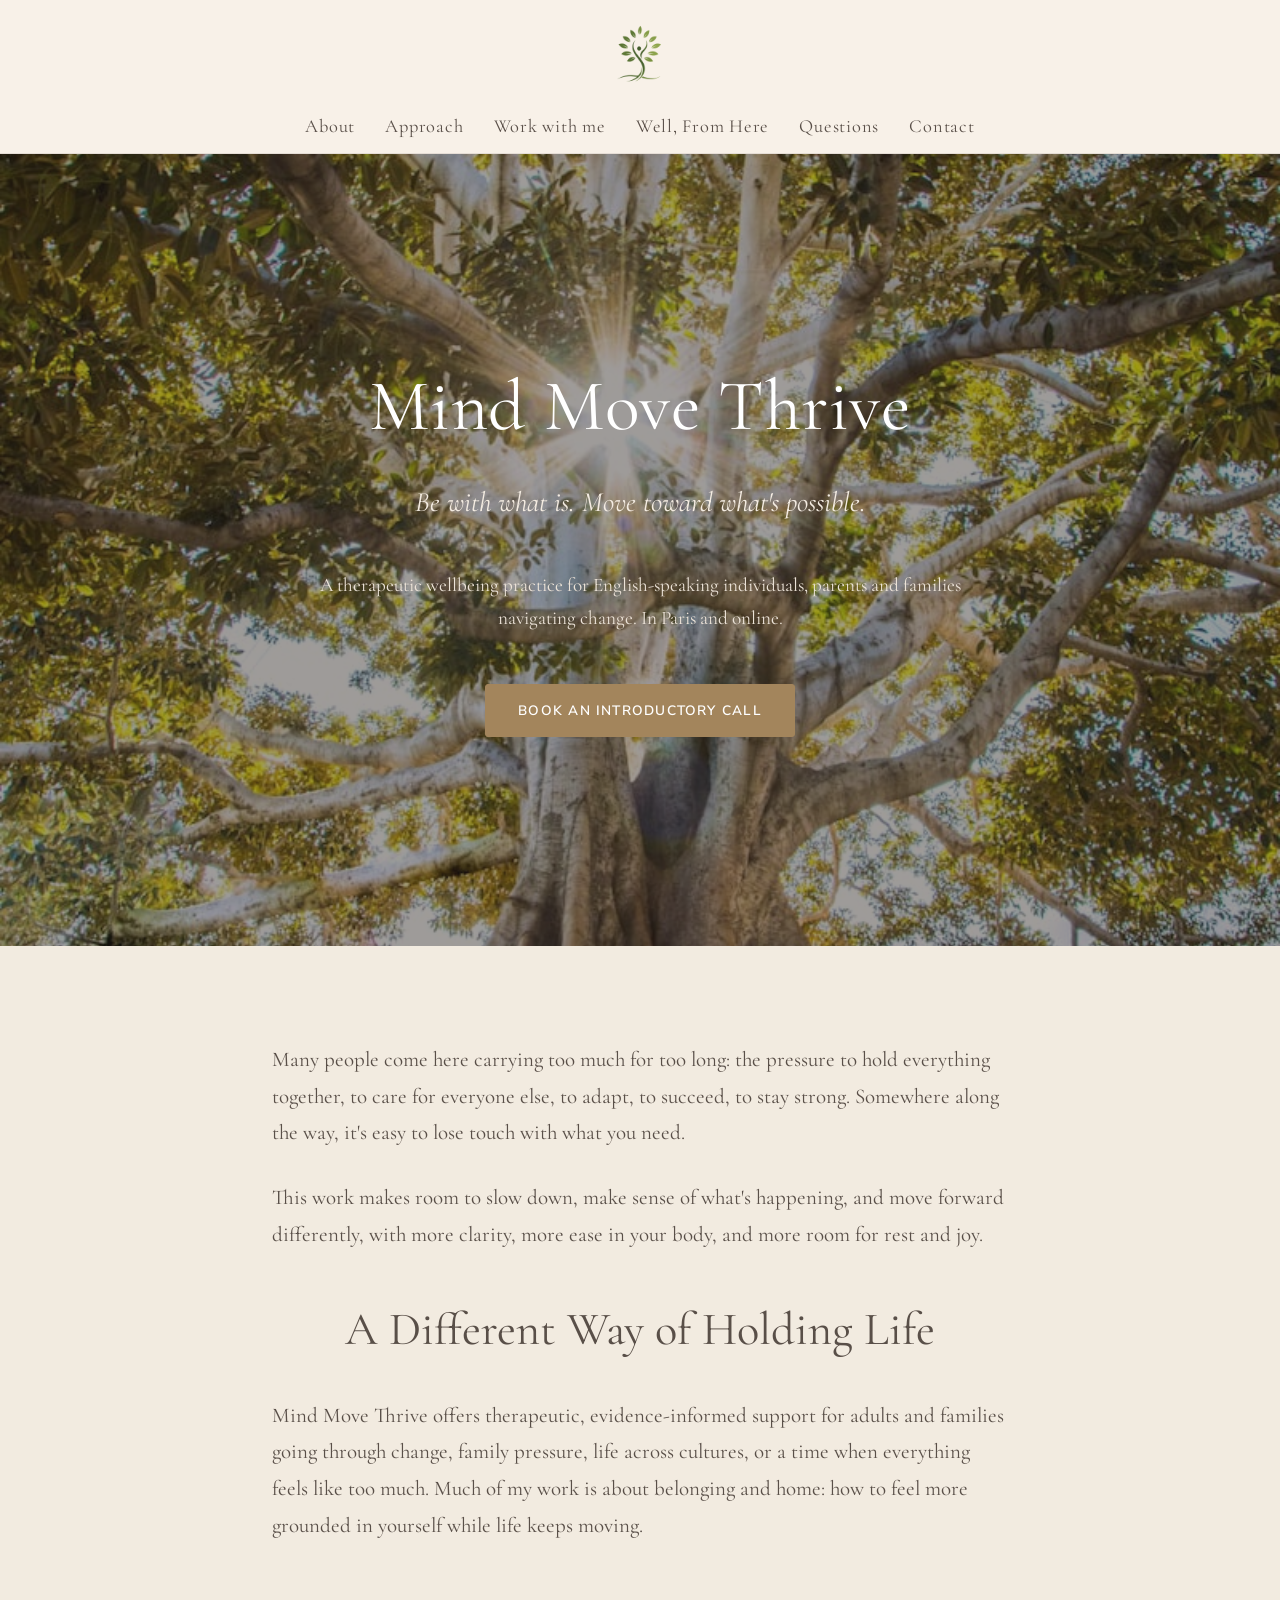
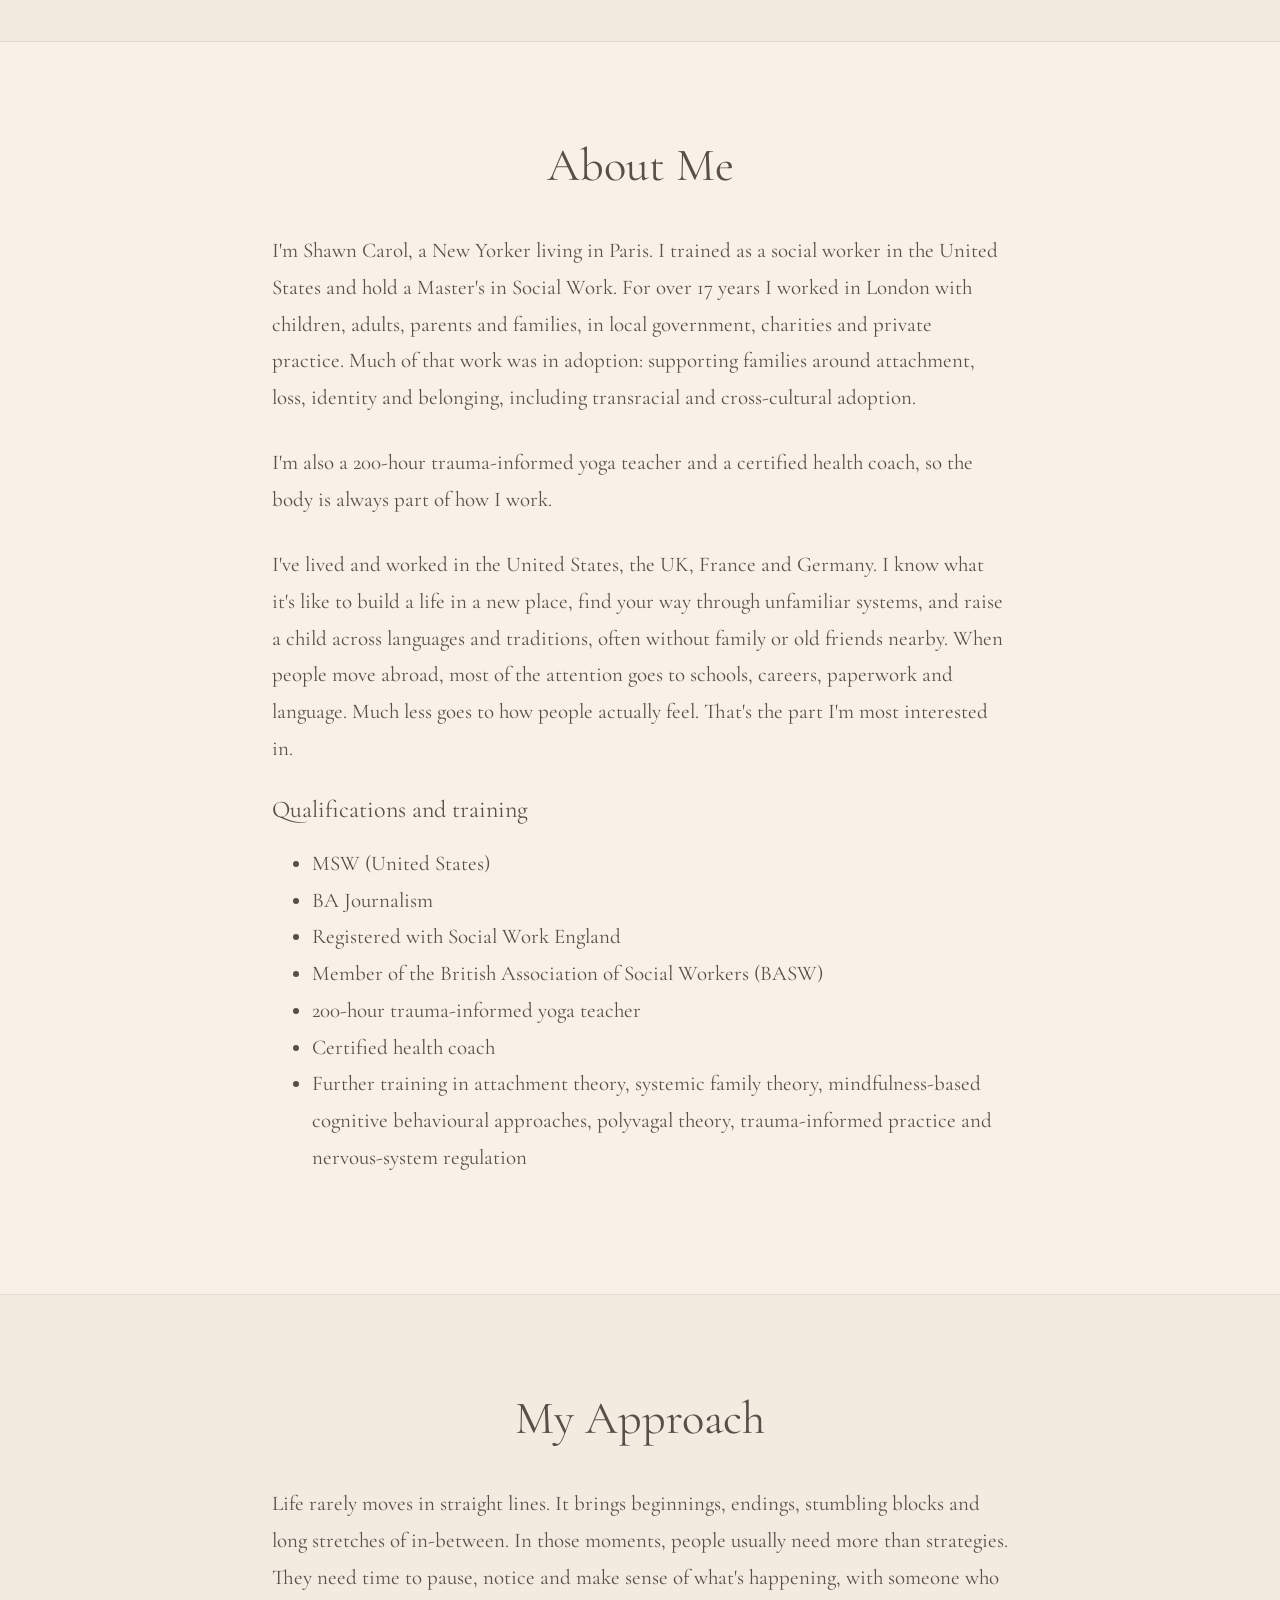
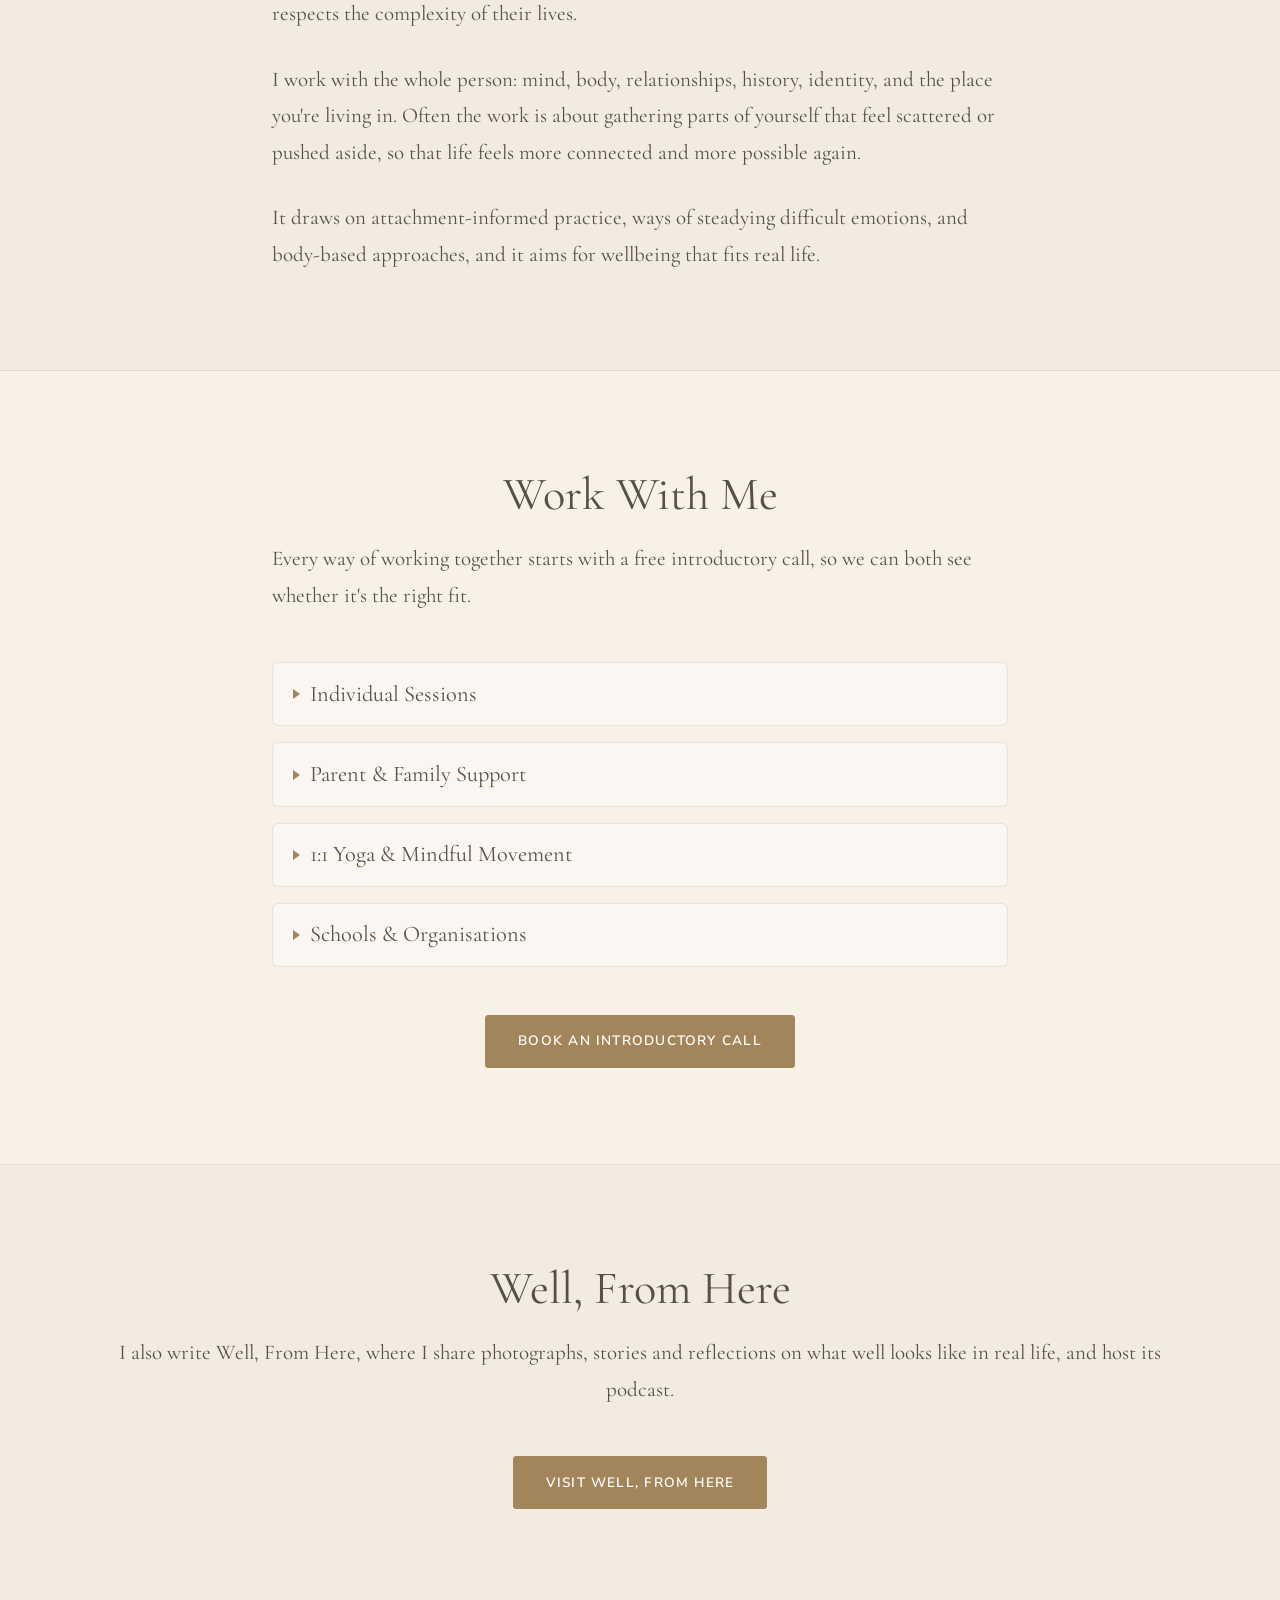
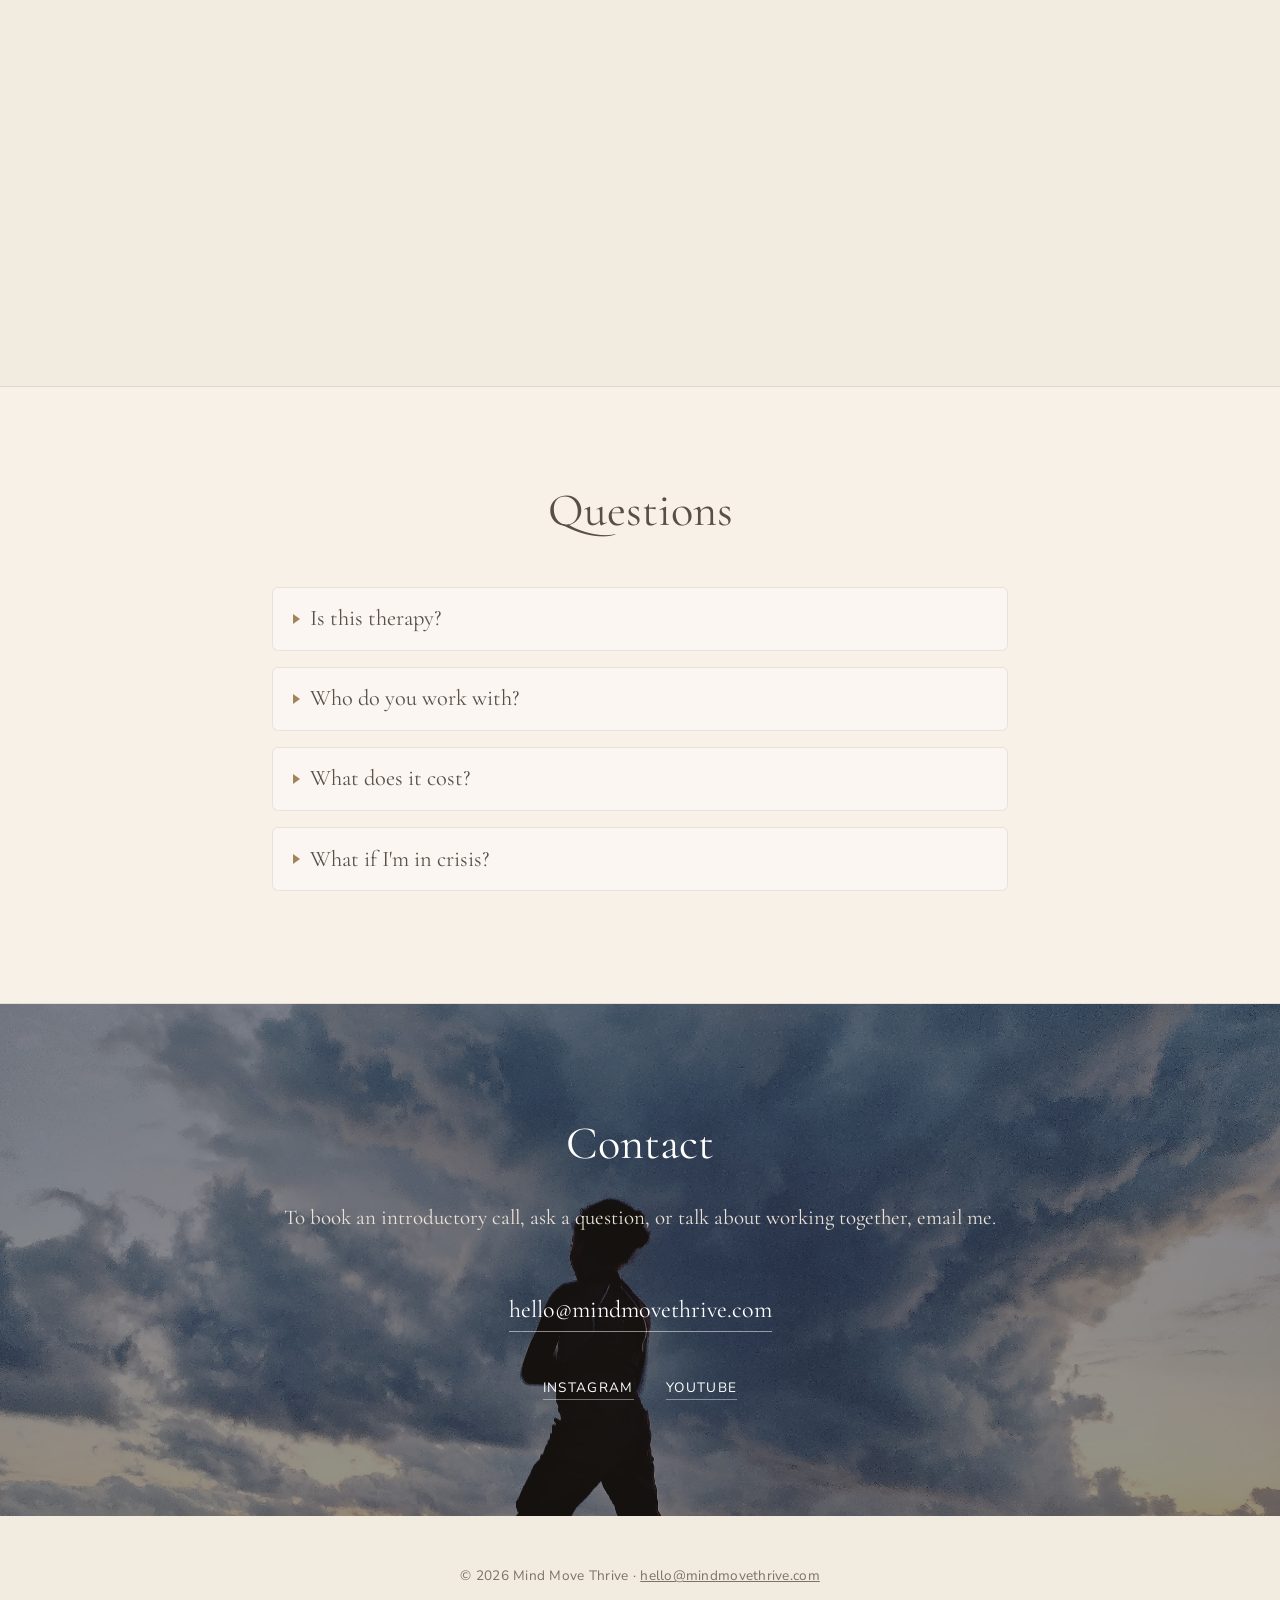
<file: index.html>
<!DOCTYPE html>
<html lang="en">
<head>
<meta charset="utf-8">
<meta name="viewport" content="width=device-width, initial-scale=1">
<title>Mind Move Thrive</title>
<meta name="description" content="A therapeutic wellbeing practice for English-speaking individuals, parents and families navigating change. In Paris and online.">
<link rel="icon" href="media/icon.png">
<link rel="preconnect" href="https://fonts.googleapis.com">
<link rel="preconnect" href="https://fonts.gstatic.com" crossorigin>
<link rel="stylesheet" href="https://fonts.googleapis.com/css2?family=Cormorant+Garamond:ital,wght@0,300;0,400;0,500;0,600;1,300;1,400&family=Nunito+Sans:wght@300;400;600;700&display=swap">
<link rel="stylesheet" href="css/style.css">
</head>
<body>

<!-- ======================= NAVIGATION ======================= -->
<nav class="nav">
  <div class="nav__inner">
    <a class="nav__brand" href="index.html"><img src="media/logo.png" alt="Mind Move Thrive"></a>
    <ul class="nav__links">
      <li><a href="#about">About</a></li>
      <li><a href="#approach">Approach</a></li>
      <li><a href="#work-with-me">Work with me</a></li>
      <li><a href="#well-from-here">Well, From Here</a></li>
      <li><a href="#questions">Questions</a></li>
      <li><a href="#contact">Contact</a></li>
    </ul>
  </div>
</nav>

<!-- ======================= 1. OPENING ======================= -->
<section class="hero" id="home">
  <div class="hero__inner">
    <h1>Mind Move Thrive</h1>
    <p class="hero__tagline">Be with what is. Move toward what's possible.</p>
    <p class="hero__lede">A therapeutic wellbeing practice for English-speaking individuals, parents and families navigating change. In Paris and online.</p>
    <p class="center mt-3"><a class="btn" href="mailto:hello@mindmovethrive.com?subject=Introductory%20call">Book an introductory call</a></p>
  </div>
</section>

<!-- ======================= 2. INTRODUCTION + 3. A DIFFERENT WAY OF HOLDING LIFE ======================= -->
<section class="section" id="intro">
  <div class="section__inner">
    <div class="section__body">
      <p>Many people come here carrying too much for too long: the pressure to hold everything together, to care for everyone else, to adapt, to succeed, to stay strong. Somewhere along the way, it's easy to lose touch with what you need.</p>
      <p>This work makes room to slow down, make sense of what's happening, and move forward differently, with more clarity, more ease in your body, and more room for rest and joy.</p>
    </div>
    <h2 class="section__title mt-3">A Different Way of Holding Life</h2>
    <div class="section__body">
      <p>Mind Move Thrive offers therapeutic, evidence-informed support for adults and families going through change, family pressure, life across cultures, or a time when everything feels like too much. Much of my work is about belonging and home: how to feel more grounded in yourself while life keeps moving.</p>
    </div>
  </div>
</section>

<!-- ======================= 4. ABOUT ME ======================= -->
<section class="section" id="about">
  <div class="section__inner">
    <h2 class="section__title">About Me</h2>
    <div class="section__body">
      <p>I'm Shawn Carol, a New Yorker living in Paris. I trained as a social worker in the United States and hold a Master's in Social Work. For over 17 years I worked in London with children, adults, parents and families, in local government, charities and private practice. Much of that work was in adoption: supporting families around attachment, loss, identity and belonging, including transracial and cross-cultural adoption.</p>
      <p>I'm also a 200-hour trauma-informed yoga teacher and a certified health coach, so the body is always part of how I work.</p>
      <p>I've lived and worked in the United States, the UK, France and Germany. I know what it's like to build a life in a new place, find your way through unfamiliar systems, and raise a child across languages and traditions, often without family or old friends nearby. When people move abroad, most of the attention goes to schools, careers, paperwork and language. Much less goes to how people actually feel. That's the part I'm most interested in.</p>
      <h3>Qualifications and training</h3>
      <ul>
        <li>MSW (United States)</li>
        <li>BA Journalism</li>
        <li>Registered with Social Work England</li>
        <li>Member of the British Association of Social Workers (BASW)</li>
        <li>200-hour trauma-informed yoga teacher</li>
        <li>Certified health coach</li>
        <li>Further training in attachment theory, systemic family theory, mindfulness-based cognitive behavioural approaches, polyvagal theory, trauma-informed practice and nervous-system regulation</li>
      </ul>
    </div>
  </div>
</section>

<!-- ======================= 5. MY APPROACH ======================= -->
<section class="section" id="approach">
  <div class="section__inner">
    <h2 class="section__title">My Approach</h2>
    <div class="section__body">
      <p>Life rarely moves in straight lines. It brings beginnings, endings, stumbling blocks and long stretches of in-between. In those moments, people usually need more than strategies. They need time to pause, notice and make sense of what's happening, with someone who respects the complexity of their lives.</p>
      <p>I work with the whole person: mind, body, relationships, history, identity, and the place you're living in. Often the work is about gathering parts of yourself that feel scattered or pushed aside, so that life feels more connected and more possible again.</p>
      <p>It draws on attachment-informed practice, ways of steadying difficult emotions, and body-based approaches, and it aims for wellbeing that fits real life.</p>
    </div>
  </div>
</section>

<!-- ======================= 6. WORK WITH ME ======================= -->
<section class="section" id="work-with-me">
  <div class="section__inner">
    <h2 class="section__title">Work With Me</h2>
    <p>Every way of working together starts with a free introductory call, so we can both see whether it's the right fit.</p>

    <div class="mt-3">
      <details>
        <summary><h3>Individual Sessions</h3></summary>
        <div class="details__body">
          <p>Individual sessions can help when life has pulled you away from what matters to you, whether through stress, uncertainty, a loss, or a change you didn't choose. Sometimes the work is about letting go of expectations from family, from culture, or from an older version of yourself. Often it holds grief and possibility at the same time.</p>
          <p>It can be relevant at any stage of life: early adulthood, family and relationship changes, child-free or childless lives, midlife, retirement, and starting again.</p>
          <p>People often come to work on:</p>
          <ul>
            <li>Feeling at home across cultures</li>
            <li>Grief, loss and big changes</li>
            <li>Boundaries in relationships</li>
            <li>Pressure and perfectionism</li>
            <li>Trusting yourself again</li>
          </ul>
          <p>For people in the middle of a move or a major change, sessions can follow ROOTED, a structured programme of 8&ndash;10 sessions.</p>
        </div>
      </details>

      <details>
        <summary><h3>Parent &amp; Family Support</h3></summary>
        <div class="details__body">
          <p>Children don't come with instructions, and family life can be demanding and emotionally full. Often, what children are asking of us lies beneath their behaviour. Distress, withdrawal, anger or big reactions can be hard to read, even for loving, thoughtful parents.</p>
          <p>Together we make sense of what may be happening underneath: in your child, in the family, and in you. That includes looking at how you were parented, how you want to parent, and what support you need to respond with more steadiness and self-compassion.</p>
          <p>I have particular experience with adoptive families, including transracial and cross-cultural adoption. I also work with families in different structures and care arrangements, and families adjusting to a move, cross-cultural family life or third culture experience.</p>
          <p>The work draws on child development, attachment-informed practice, Dyadic Developmental Practice, Theraplay and life story work.</p>
        </div>
      </details>

      <details>
        <summary><h3>1:1 Yoga &amp; Mindful Movement</h3></summary>
        <div class="details__body">
          <p>For some people, the body is an easier place to start than words. These sessions draw on trauma-informed yoga, mindful movement, breathwork and health coaching, to help with stress and a steadier relationship with your body.</p>
          <p>This may be for you if:</p>
          <ul>
            <li>You feel disconnected from your body</li>
            <li>Exercise feels loaded or stressful</li>
            <li>You're coming out of burnout or a demanding time</li>
            <li>You're tired of all-or-nothing approaches</li>
            <li>You want strength and stability without performance goals</li>
          </ul>
          <p>You don't need to be fit, or to have a plan or a goal. You just need some curiosity and a willingness to start where you are. The approach is gentle, strength-informed, non-diet and body-respectful.</p>
        </div>
      </details>

      <details>
        <summary><h3>Schools &amp; Organisations</h3></summary>
        <div class="details__body">
          <p>I offer workshops, talks and advisory work for schools, organisations and community settings, designed to be practical and relevant to real life.</p>
          <p>Topics include:</p>
          <ul>
            <li>The teenage brain</li>
            <li>How play repairs relationships</li>
            <li>Parenting under pressure</li>
            <li>Stress, burnout and resilience</li>
            <li>Belonging and wellbeing across cultures</li>
          </ul>
          <p>Available on request.</p>
        </div>
      </details>
    </div>

    <p class="center mt-3"><a class="btn" href="mailto:hello@mindmovethrive.com?subject=Introductory%20call">Book an introductory call</a></p>
  </div>
</section>

<!-- ======================= 7. WELL, FROM HERE ======================= -->
<section class="section" id="well-from-here">
  <div class="section__inner section__inner--wide">
    <h2 class="section__title">Well, From Here</h2>
    <p class="center">I also write Well, From Here, where I share photographs, stories and reflections on what well looks like in real life, and host its podcast.</p>
    <p class="center mt-3"><a class="btn" href="https://wellfromhere.substack.com" target="_blank" rel="noopener">Visit Well, From Here</a></p>
    <p class="center mt-3"><iframe src="https://wellfromhere.substack.com/embed" title="Subscribe to Well, From Here" width="480" height="320" style="border:0; max-width:100%; background:transparent;" frameborder="0" scrolling="no" loading="lazy"></iframe></p>
  </div>
</section>

<!-- ======================= 8. QUESTIONS ======================= -->
<section class="section" id="questions">
  <div class="section__inner">
    <h2 class="section__title">Questions</h2>
    <div class="mt-3">
      <details>
        <summary><h3>Is this therapy?</h3></summary>
        <div class="details__body">
          <p>The work is therapeutic in approach, but it isn't psychotherapy in the French legal sense. I'm not registered as a psychoth&eacute;rapeute or psychologue in France, and sessions don't replace medical or psychological care. If something calls for specialist support, I'll help you find it.</p>
        </div>
      </details>
      <details>
        <summary><h3>Who do you work with?</h3></summary>
        <div class="details__body">
          <p>English-speaking adults, parents and families, in Paris and online.</p>
        </div>
      </details>
      <details>
        <summary><h3>What does it cost?</h3></summary>
        <div class="details__body">
          <!-- TODO: replace with your prices and cancellation policy -->
          <p>Please get in touch for current fees.</p>
        </div>
      </details>
      <details>
        <summary><h3>What if I'm in crisis?</h3></summary>
        <div class="details__body">
          <p>Sessions aren't an emergency service. In France, call 3114 for the national suicide prevention line, or 15 or 112 in an emergency.</p>
        </div>
      </details>
    </div>
  </div>
</section>

<!-- ======================= 9. CONTACT ======================= -->
<section class="contact" id="contact">
  <div class="section__inner">
    <h2>Contact</h2>
    <p>To book an introductory call, ask a question, or talk about working together, email me.</p>
    <p><a class="contact__email" href="mailto:hello@mindmovethrive.com">hello@mindmovethrive.com</a></p>
    <!-- TODO: replace with your real Instagram and YouTube profile links, e.g. https://instagram.com/yourname -->
    <ul class="social">
      <li><a href="https://instagram.com" target="_blank" rel="noopener">Instagram</a></li>
      <li><a href="https://youtube.com" target="_blank" rel="noopener">YouTube</a></li>
    </ul>
  </div>
</section>

<!-- ======================= 10. FOOTER ======================= -->
<footer class="footer">
  <p>&copy; 2026 Mind Move Thrive &middot; <a href="mailto:hello@mindmovethrive.com">hello@mindmovethrive.com</a></p>
  <!-- TODO once registered: add links to Mentions l&eacute;gales, Privacy policy and Terms, and your SIRET -->
</footer>

</body>
</html>
</file>
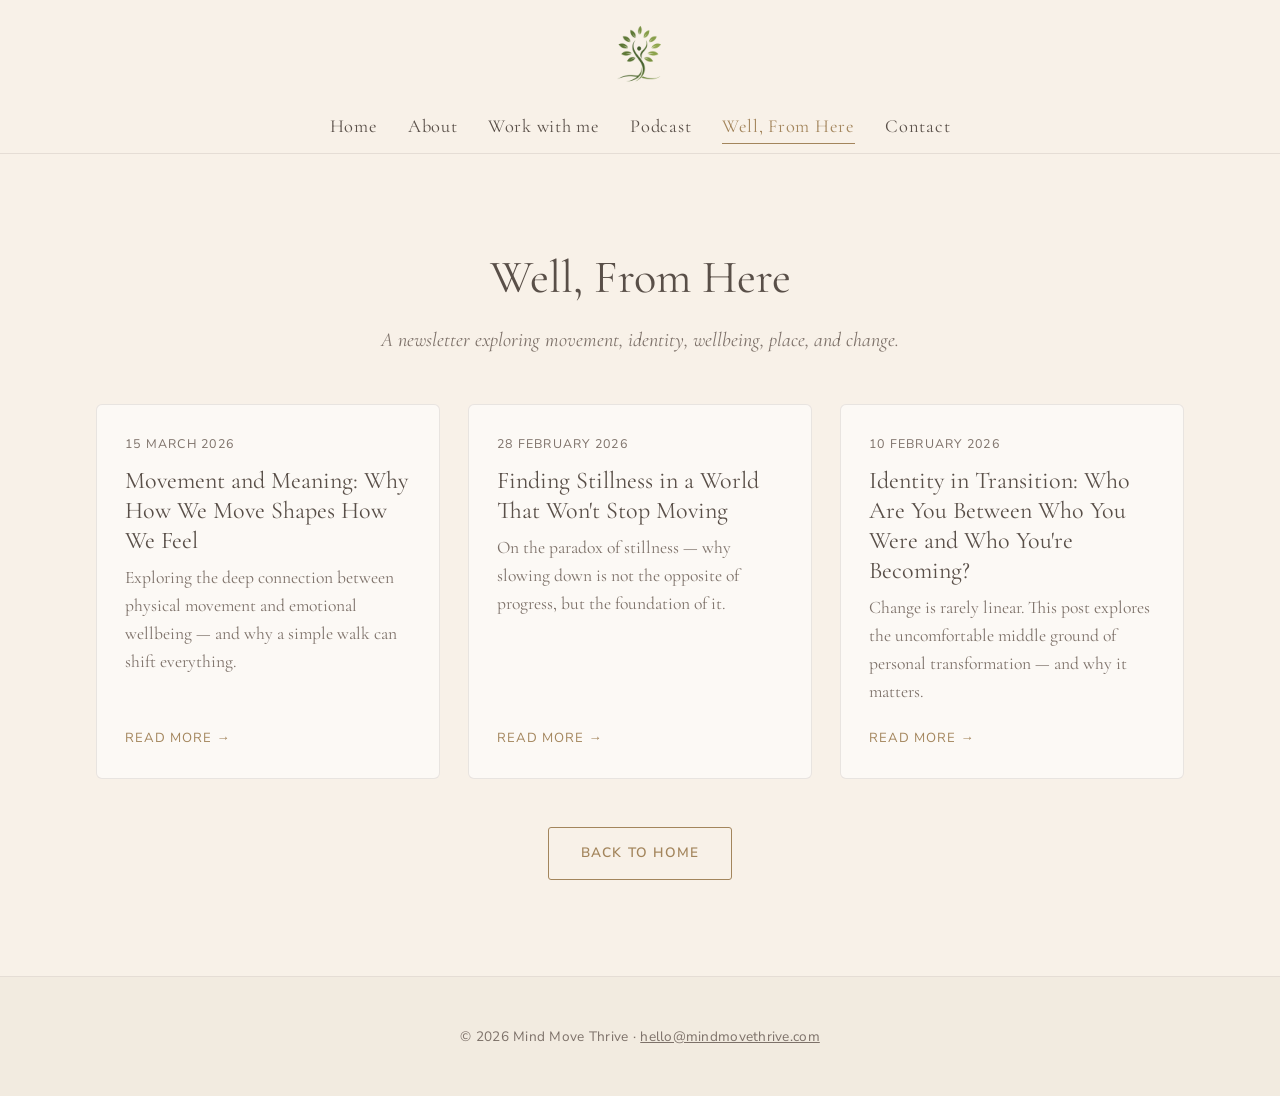
<file: posts.html>
<!DOCTYPE html>
<html lang="en">
<head>
<meta charset="utf-8">
<meta name="viewport" content="width=device-width, initial-scale=1">
<title>Well, From Here &middot; Mind Move Thrive</title>
<meta name="description" content="A newsletter exploring movement, identity, wellbeing, place, and change.">
<link rel="icon" href="media/icon.png">
<link rel="preconnect" href="https://fonts.googleapis.com">
<link rel="preconnect" href="https://fonts.gstatic.com" crossorigin>
<link rel="stylesheet" href="https://fonts.googleapis.com/css2?family=Cormorant+Garamond:ital,wght@0,300;0,400;0,500;0,600;1,300;1,400&family=Nunito+Sans:wght@300;400;600;700&display=swap">
<link rel="stylesheet" href="css/style.css">
</head>
<body>

<nav class="nav">
  <div class="nav__inner">
    <a class="nav__brand" href="index.html"><img src="media/logo.png" alt="Mind Move Thrive"></a>
    <ul class="nav__links">
      <li><a href="index.html#home">Home</a></li>
      <li><a href="index.html#about">About</a></li>
      <li><a href="index.html#work-with-me">Work with me</a></li>
      <li><a href="index.html#podcast">Podcast</a></li>
      <li><a class="is-active" href="posts.html">Well, From Here</a></li>
      <li><a href="index.html#contact">Contact</a></li>
    </ul>
  </div>
</nav>

<section class="section">
  <div class="section__inner section__inner--wide">
    <h2 class="section__title">Well, From Here</h2>
    <p class="section__subtitle">A newsletter exploring movement, identity, wellbeing, place, and change.</p>

    <!-- Newest post first. Add a new block here when you add a post. -->
    <div class="cards">
      <article class="card">
        <p class="card__date">15 March 2026</p>
        <h3 class="card__title"><a href="posts/movement-and-meaning.html">Movement and Meaning: Why How We Move Shapes How We Feel</a></h3>
        <p class="card__summary">Exploring the deep connection between physical movement and emotional wellbeing &mdash; and why a simple walk can shift everything.</p>
        <p class="card__more"><a href="posts/movement-and-meaning.html">Read more &rarr;</a></p>
      </article>

      <article class="card">
        <p class="card__date">28 February 2026</p>
        <h3 class="card__title"><a href="posts/finding-stillness.html">Finding Stillness in a World That Won't Stop Moving</a></h3>
        <p class="card__summary">On the paradox of stillness &mdash; why slowing down is not the opposite of progress, but the foundation of it.</p>
        <p class="card__more"><a href="posts/finding-stillness.html">Read more &rarr;</a></p>
      </article>

      <article class="card">
        <p class="card__date">10 February 2026</p>
        <h3 class="card__title"><a href="posts/identity-in-transition.html">Identity in Transition: Who Are You Between Who You Were and Who You're Becoming?</a></h3>
        <p class="card__summary">Change is rarely linear. This post explores the uncomfortable middle ground of personal transformation &mdash; and why it matters.</p>
        <p class="card__more"><a href="posts/identity-in-transition.html">Read more &rarr;</a></p>
      </article>
    </div>

    <p class="center mt-3"><a class="btn btn--ghost" href="index.html">Back to home</a></p>
  </div>
</section>

<footer class="footer">
  <p>&copy; 2026 Mind Move Thrive &middot; <a href="mailto:hello@mindmovethrive.com">hello@mindmovethrive.com</a></p>
</footer>

</body>
</html>
</file>
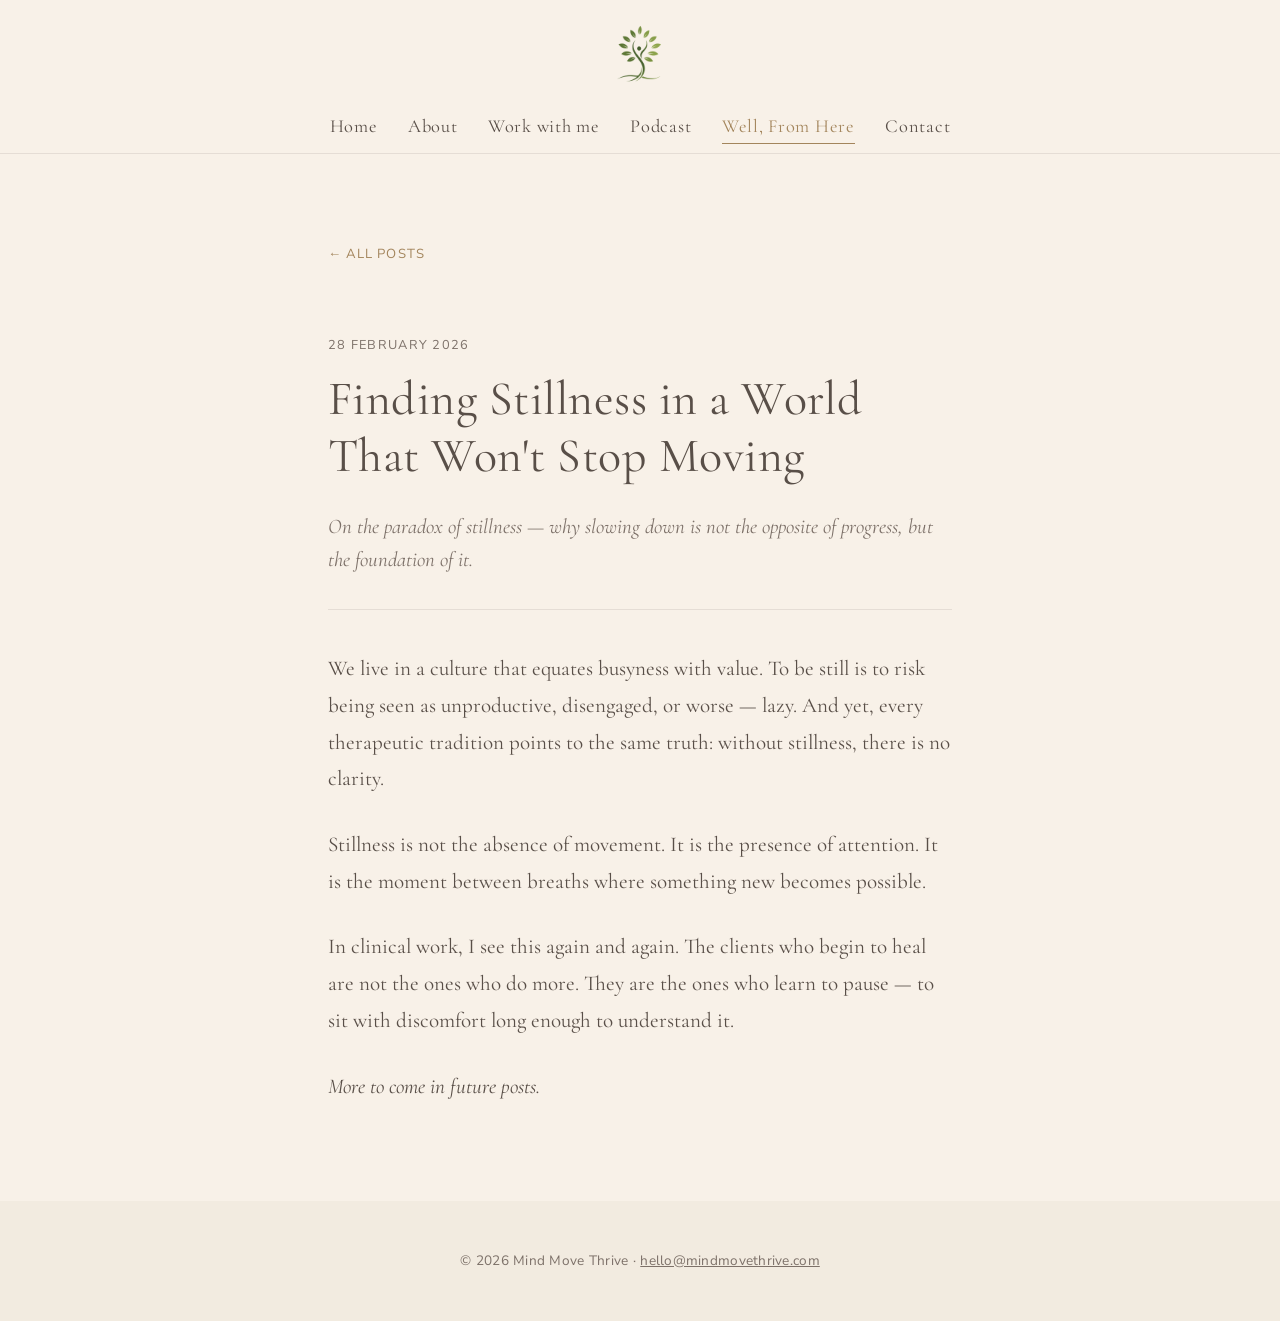
<file: posts/finding-stillness.html>
<!DOCTYPE html>
<html lang="en">
<head>
<meta charset="utf-8">
<meta name="viewport" content="width=device-width, initial-scale=1">
<title>Finding Stillness &middot; Mind Move Thrive</title>
<meta name="description" content="On the paradox of stillness — why slowing down is not the opposite of progress, but the foundation of it.">
<link rel="icon" href="../media/icon.png">
<link rel="preconnect" href="https://fonts.googleapis.com">
<link rel="preconnect" href="https://fonts.gstatic.com" crossorigin>
<link rel="stylesheet" href="https://fonts.googleapis.com/css2?family=Cormorant+Garamond:ital,wght@0,300;0,400;0,500;0,600;1,300;1,400&family=Nunito+Sans:wght@300;400;600;700&display=swap">
<link rel="stylesheet" href="../css/style.css">
</head>
<body>

<nav class="nav">
  <div class="nav__inner">
    <a class="nav__brand" href="../index.html"><img src="../media/logo.png" alt="Mind Move Thrive"></a>
    <ul class="nav__links">
      <li><a href="../index.html#home">Home</a></li>
      <li><a href="../index.html#about">About</a></li>
      <li><a href="../index.html#work-with-me">Work with me</a></li>
      <li><a href="../index.html#podcast">Podcast</a></li>
      <li><a class="is-active" href="../posts.html">Well, From Here</a></li>
      <li><a href="../index.html#contact">Contact</a></li>
    </ul>
  </div>
</nav>

<article class="article">
  <p><a class="article__back" href="../posts.html">&larr; All posts</a></p>

  <p class="article__date">28 February 2026</p>
  <h1>Finding Stillness in a World That Won't Stop Moving</h1>
  <p class="article__lede">On the paradox of stillness &mdash; why slowing down is not the opposite of progress, but the foundation of it.</p>

  <div class="article__body">
    <p>We live in a culture that equates busyness with value. To be still is to risk being seen as unproductive, disengaged, or worse &mdash; lazy. And yet, every therapeutic tradition points to the same truth: without stillness, there is no clarity.</p>

    <p>Stillness is not the absence of movement. It is the presence of attention. It is the moment between breaths where something new becomes possible.</p>

    <p>In clinical work, I see this again and again. The clients who begin to heal are not the ones who do more. They are the ones who learn to pause &mdash; to sit with discomfort long enough to understand it.</p>

    <p><em>More to come in future posts.</em></p>
  </div>
</article>

<footer class="footer">
  <p>&copy; 2026 Mind Move Thrive &middot; <a href="mailto:hello@mindmovethrive.com">hello@mindmovethrive.com</a></p>
</footer>

</body>
</html>
</file>
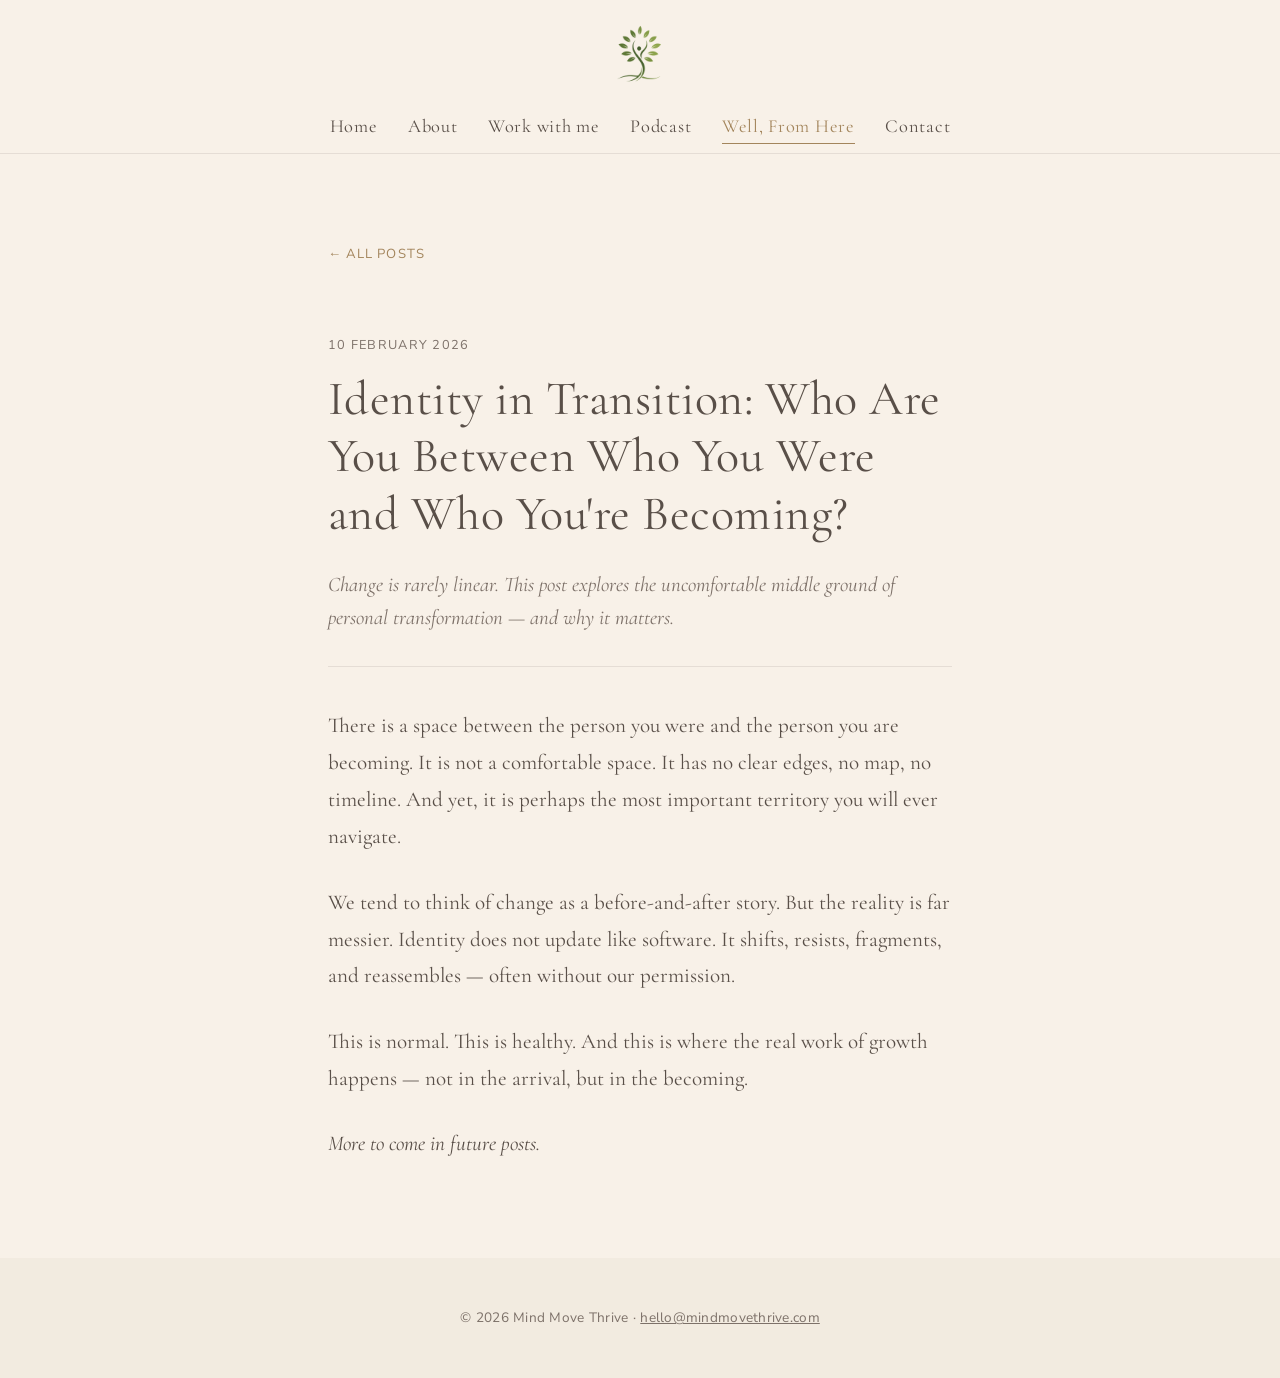
<file: posts/identity-in-transition.html>
<!DOCTYPE html>
<html lang="en">
<head>
<meta charset="utf-8">
<meta name="viewport" content="width=device-width, initial-scale=1">
<title>Identity in Transition &middot; Mind Move Thrive</title>
<meta name="description" content="Change is rarely linear. This post explores the uncomfortable middle ground of personal transformation — and why it matters.">
<link rel="icon" href="../media/icon.png">
<link rel="preconnect" href="https://fonts.googleapis.com">
<link rel="preconnect" href="https://fonts.gstatic.com" crossorigin>
<link rel="stylesheet" href="https://fonts.googleapis.com/css2?family=Cormorant+Garamond:ital,wght@0,300;0,400;0,500;0,600;1,300;1,400&family=Nunito+Sans:wght@300;400;600;700&display=swap">
<link rel="stylesheet" href="../css/style.css">
</head>
<body>

<nav class="nav">
  <div class="nav__inner">
    <a class="nav__brand" href="../index.html"><img src="../media/logo.png" alt="Mind Move Thrive"></a>
    <ul class="nav__links">
      <li><a href="../index.html#home">Home</a></li>
      <li><a href="../index.html#about">About</a></li>
      <li><a href="../index.html#work-with-me">Work with me</a></li>
      <li><a href="../index.html#podcast">Podcast</a></li>
      <li><a class="is-active" href="../posts.html">Well, From Here</a></li>
      <li><a href="../index.html#contact">Contact</a></li>
    </ul>
  </div>
</nav>

<article class="article">
  <p><a class="article__back" href="../posts.html">&larr; All posts</a></p>

  <p class="article__date">10 February 2026</p>
  <h1>Identity in Transition: Who Are You Between Who You Were and Who You're Becoming?</h1>
  <p class="article__lede">Change is rarely linear. This post explores the uncomfortable middle ground of personal transformation &mdash; and why it matters.</p>

  <div class="article__body">
    <p>There is a space between the person you were and the person you are becoming. It is not a comfortable space. It has no clear edges, no map, no timeline. And yet, it is perhaps the most important territory you will ever navigate.</p>

    <p>We tend to think of change as a before-and-after story. But the reality is far messier. Identity does not update like software. It shifts, resists, fragments, and reassembles &mdash; often without our permission.</p>

    <p>This is normal. This is healthy. And this is where the real work of growth happens &mdash; not in the arrival, but in the becoming.</p>

    <p><em>More to come in future posts.</em></p>
  </div>
</article>

<footer class="footer">
  <p>&copy; 2026 Mind Move Thrive &middot; <a href="mailto:hello@mindmovethrive.com">hello@mindmovethrive.com</a></p>
</footer>

</body>
</html>
</file>
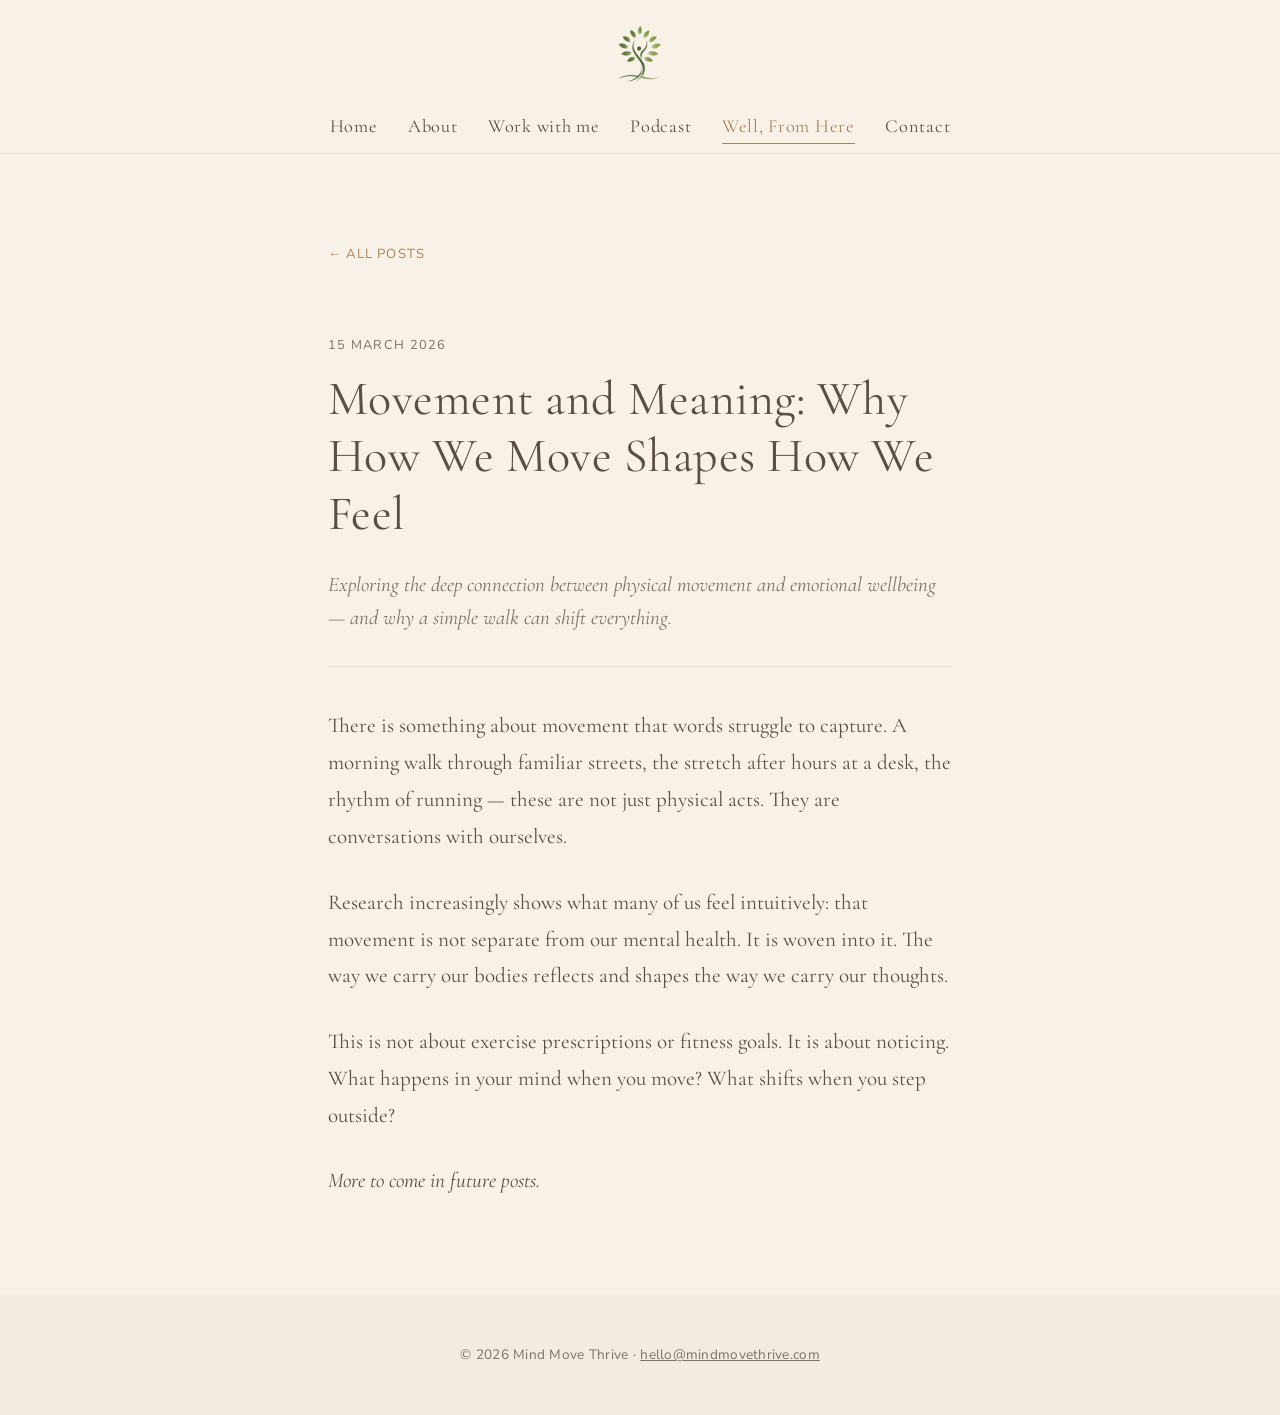
<file: posts/movement-and-meaning.html>
<!DOCTYPE html>
<html lang="en">
<head>
<meta charset="utf-8">
<meta name="viewport" content="width=device-width, initial-scale=1">
<title>Movement and Meaning &middot; Mind Move Thrive</title>
<meta name="description" content="Exploring the deep connection between physical movement and emotional wellbeing — and why a simple walk can shift everything.">
<link rel="icon" href="../media/icon.png">
<link rel="preconnect" href="https://fonts.googleapis.com">
<link rel="preconnect" href="https://fonts.gstatic.com" crossorigin>
<link rel="stylesheet" href="https://fonts.googleapis.com/css2?family=Cormorant+Garamond:ital,wght@0,300;0,400;0,500;0,600;1,300;1,400&family=Nunito+Sans:wght@300;400;600;700&display=swap">
<link rel="stylesheet" href="../css/style.css">
</head>
<body>

<nav class="nav">
  <div class="nav__inner">
    <a class="nav__brand" href="../index.html"><img src="../media/logo.png" alt="Mind Move Thrive"></a>
    <ul class="nav__links">
      <li><a href="../index.html#home">Home</a></li>
      <li><a href="../index.html#about">About</a></li>
      <li><a href="../index.html#work-with-me">Work with me</a></li>
      <li><a href="../index.html#podcast">Podcast</a></li>
      <li><a class="is-active" href="../posts.html">Well, From Here</a></li>
      <li><a href="../index.html#contact">Contact</a></li>
    </ul>
  </div>
</nav>

<article class="article">
  <p><a class="article__back" href="../posts.html">&larr; All posts</a></p>

  <p class="article__date">15 March 2026</p>
  <h1>Movement and Meaning: Why How We Move Shapes How We Feel</h1>
  <p class="article__lede">Exploring the deep connection between physical movement and emotional wellbeing &mdash; and why a simple walk can shift everything.</p>

  <div class="article__body">
    <p>There is something about movement that words struggle to capture. A morning walk through familiar streets, the stretch after hours at a desk, the rhythm of running &mdash; these are not just physical acts. They are conversations with ourselves.</p>

    <p>Research increasingly shows what many of us feel intuitively: that movement is not separate from our mental health. It is woven into it. The way we carry our bodies reflects and shapes the way we carry our thoughts.</p>

    <p>This is not about exercise prescriptions or fitness goals. It is about noticing. What happens in your mind when you move? What shifts when you step outside?</p>

    <p><em>More to come in future posts.</em></p>
  </div>
</article>

<footer class="footer">
  <p>&copy; 2026 Mind Move Thrive &middot; <a href="mailto:hello@mindmovethrive.com">hello@mindmovethrive.com</a></p>
</footer>

</body>
</html>
</file>
<file: css/style.css>
/* ==========================================================================
   Mind Move Thrive — Oak & Stone
   Plain CSS. No build step. Edit this file directly.
   ========================================================================== */

:root {
  --primary: #a3855c;
  --primary-dark: #8a6f4a;
  --text: #594f48;
  --text-muted: #7d7169;
  --cream: #f8f1e8;
  --cream-alt: #f2ebe0;
  --rule: rgba(89, 79, 72, 0.12);
  --serif: 'Cormorant Garamond', Garamond, Georgia, 'Times New Roman', serif;
  --sans: 'Nunito Sans', -apple-system, BlinkMacSystemFont, 'Segoe UI', Helvetica, Arial, sans-serif;
  --measure: 46rem;
}

*,
*::before,
*::after {
  box-sizing: border-box;
}

html {
  scroll-behavior: smooth;
  scroll-padding-top: 5.5rem;
}

body {
  margin: 0;
  background: var(--cream);
  color: var(--text);
  font-family: var(--serif);
  font-size: 1.3125rem;
  line-height: 1.75;
  font-weight: 400;
  -webkit-font-smoothing: antialiased;
}

img {
  max-width: 100%;
  height: auto;
  display: block;
}

a {
  color: var(--primary);
  text-decoration: none;
  transition: color 0.2s ease;
}

a:hover {
  color: var(--text);
}

h1,
h2,
h3,
h4 {
  font-family: var(--serif);
  font-weight: 400;
  color: var(--text);
  line-height: 1.2;
  margin: 0 0 0.6em;
}

h1 { font-size: clamp(2.75rem, 7vw, 4.5rem); letter-spacing: 0.01em; }
h2 { font-size: clamp(2rem, 4.5vw, 2.9rem); }
h3 { font-size: 1.5rem; }

p { margin: 0 0 1.35em; }
p:last-child { margin-bottom: 0; }

/* --------------------------------------------------------------------------
   Navigation
   -------------------------------------------------------------------------- */

.nav {
  position: sticky;
  top: 0;
  z-index: 100;
  background: var(--cream);
  border-bottom: 1px solid var(--rule);
}

.nav__inner {
  max-width: 68rem;
  margin: 0 auto;
  padding: 0.5rem 1.5rem;
  display: flex;
  flex-direction: column;
  align-items: center;
  gap: 0.25rem;
}

.nav__brand {
  display: inline-block;
  line-height: 0;
}

.nav__brand img {
  max-height: 96px;
  width: auto;
}

.nav__links {
  list-style: none;
  margin: 0;
  padding: 0;
  display: flex;
  flex-wrap: wrap;
  justify-content: center;
  gap: 0.35rem 1.9rem;
}

.nav__links a {
  font-family: var(--serif);
  font-size: 1.15rem;
  letter-spacing: 0.04em;
  color: var(--text);
  padding: 0.35rem 0;
  border-bottom: 1px solid transparent;
}

.nav__links a:hover,
.nav__links a.is-active {
  color: var(--primary);
  border-bottom-color: var(--primary);
}

/* --------------------------------------------------------------------------
   Sections
   -------------------------------------------------------------------------- */

.section {
  padding: 6rem 1.5rem;
  border-bottom: 1px solid var(--rule);
}

.section:nth-of-type(odd) { background: var(--cream); }
.section:nth-of-type(even) { background: var(--cream-alt); }

.section__inner {
  max-width: var(--measure);
  margin: 0 auto;
}

.section__inner--wide { max-width: 68rem; }

.section__title {
  text-align: center;
  margin-bottom: 0.4em;
}

.section__subtitle {
  text-align: center;
  font-size: 1.25rem;
  font-style: italic;
  color: var(--text-muted);
  max-width: 38rem;
  margin: 0 auto 3rem;
  line-height: 1.6;
}

.section__title + .section__body { margin-top: 2.5rem; }

/* --------------------------------------------------------------------------
   Hero
   -------------------------------------------------------------------------- */

.hero {
  position: relative;
  min-height: 88vh;
  display: flex;
  align-items: center;
  justify-content: center;
  padding: 7rem 1.5rem;
  text-align: center;
  color: #fff;
  background-color: var(--text);
  background-image: url('../media/cover-image.jpg');
  background-size: cover;
  background-position: center;
  border-bottom: none;
}

.hero::before {
  content: '';
  position: absolute;
  inset: 0;
  background: rgba(40, 34, 30, 0.45);
}

.hero__inner {
  position: relative;
  max-width: 44rem;
}

.hero h1 {
  color: #fff;
  margin-bottom: 0.4em;
}

.hero__tagline {
  font-size: clamp(1.3rem, 2.6vw, 1.75rem);
  font-style: italic;
  color: #f4ece2;
  margin-bottom: 1.5em;
}

.hero__lede {
  font-size: 1.2rem;
  color: #ece3d8;
  line-height: 1.75;
}

/* --------------------------------------------------------------------------
   Collapsible service panels
   -------------------------------------------------------------------------- */

details {
  margin-bottom: 1rem;
  border: 1px solid var(--rule);
  border-radius: 6px;
  padding: 0.85rem 1.25rem;
  background: rgba(255, 255, 255, 0.4);
  transition: background-color 0.2s ease;
}

details[open] { background: rgba(255, 255, 255, 0.75); }

details summary {
  cursor: pointer;
  list-style: none;
  padding: 0.25rem 0;
  display: flex;
  align-items: center;
  gap: 0.6rem;
}

details summary::-webkit-details-marker { display: none; }

details summary::before {
  content: '';
  flex: none;
  width: 0;
  height: 0;
  border-left: 7px solid var(--primary);
  border-top: 5px solid transparent;
  border-bottom: 5px solid transparent;
  transition: transform 0.2s ease;
}

details[open] summary::before { transform: rotate(90deg); }

details summary h3 { margin: 0; font-size: 1.4rem; }

details .details__body { padding: 0.5rem 0 0.25rem 1.3rem; }

/* --------------------------------------------------------------------------
   Post cards
   -------------------------------------------------------------------------- */

.cards {
  display: grid;
  grid-template-columns: repeat(auto-fit, minmax(17rem, 1fr));
  gap: 1.75rem;
}

.card {
  background: rgba(255, 255, 255, 0.55);
  border: 1px solid var(--rule);
  border-radius: 6px;
  padding: 1.75rem;
  display: flex;
  flex-direction: column;
  transition: transform 0.2s ease, box-shadow 0.2s ease;
}

.card:hover {
  transform: translateY(-2px);
  box-shadow: 0 6px 22px rgba(89, 79, 72, 0.09);
}

.card__date {
  font-family: var(--sans);
  font-size: 0.78rem;
  letter-spacing: 0.1em;
  text-transform: uppercase;
  color: var(--text-muted);
  margin-bottom: 0.7rem;
}

.card__title {
  font-size: 1.5rem;
  margin-bottom: 0.5rem;
  line-height: 1.25;
}

.card__title a { color: var(--text); }
.card__title a:hover { color: var(--primary); }

.card__summary {
  font-size: 1.1rem;
  color: var(--text-muted);
  line-height: 1.6;
  margin-bottom: 1.25rem;
  flex: 1;
}

.card__more {
  font-family: var(--sans);
  font-size: 0.82rem;
  letter-spacing: 0.08em;
  text-transform: uppercase;
}

.center { text-align: center; }
.mt-3 { margin-top: 3rem; }

/* --------------------------------------------------------------------------
   Buttons
   -------------------------------------------------------------------------- */

.btn {
  display: inline-block;
  font-family: var(--sans);
  font-size: 0.85rem;
  font-weight: 600;
  letter-spacing: 0.09em;
  text-transform: uppercase;
  padding: 0.85rem 2rem;
  border-radius: 3px;
  background: var(--primary);
  color: #fff;
  border: 1px solid var(--primary);
  transition: background-color 0.2s ease, border-color 0.2s ease;
}

.btn:hover {
  background: var(--text);
  border-color: var(--text);
  color: #fff;
}

.btn--ghost {
  background: transparent;
  color: var(--primary);
}

.btn--ghost:hover {
  background: var(--primary);
  border-color: var(--primary);
  color: #fff;
}

/* --------------------------------------------------------------------------
   Contact
   -------------------------------------------------------------------------- */

.contact {
  position: relative;
  padding: 7rem 1.5rem;
  color: #fff;
  background-color: var(--text);
  background-image: url('../media/IMG_20220528_212503.jpg');
  background-size: cover;
  background-position: center;
  text-align: center;
  border-bottom: none;
}

.contact::before {
  content: '';
  position: absolute;
  inset: 0;
  background: rgba(40, 34, 30, 0.5);
}

.contact .section__inner { position: relative; }
.contact h2 { color: #fff; }
.contact p { color: #ece3d8; }

.contact__email {
  display: inline-block;
  margin-top: 1.5rem;
  font-size: 1.5rem;
  color: #fff;
  border-bottom: 1px solid rgba(255, 255, 255, 0.5);
}

.contact__email:hover {
  color: #fff;
  border-bottom-color: #fff;
}

.social {
  list-style: none;
  margin: 2.25rem 0 0;
  padding: 0;
  display: flex;
  justify-content: center;
  gap: 2rem;
}

.social a {
  font-family: var(--sans);
  font-size: 0.85rem;
  letter-spacing: 0.1em;
  text-transform: uppercase;
  color: #fff;
  border-bottom: 1px solid rgba(255, 255, 255, 0.4);
  padding-bottom: 2px;
}

.social a:hover { border-bottom-color: #fff; }

/* --------------------------------------------------------------------------
   Article pages
   -------------------------------------------------------------------------- */

.article {
  max-width: 42rem;
  margin: 0 auto;
  padding: 5rem 1.5rem 6rem;
}

.article__back {
  font-family: var(--sans);
  font-size: 0.82rem;
  letter-spacing: 0.08em;
  text-transform: uppercase;
  display: inline-block;
  margin-bottom: 2.5rem;
}

.article__date {
  font-family: var(--sans);
  font-size: 0.8rem;
  letter-spacing: 0.1em;
  text-transform: uppercase;
  color: var(--text-muted);
  margin-bottom: 0.9rem;
}

.article h1 {
  font-size: clamp(2.1rem, 4.5vw, 3rem);
  margin-bottom: 0.5em;
}

.article__lede {
  font-size: 1.3rem;
  font-style: italic;
  color: var(--text-muted);
  padding-bottom: 2rem;
  margin-bottom: 2.5rem;
  border-bottom: 1px solid var(--rule);
  line-height: 1.6;
}

.article__body p { font-size: 1.32rem; }

/* --------------------------------------------------------------------------
   Footer
   -------------------------------------------------------------------------- */

.footer {
  background: var(--cream-alt);
  padding: 3rem 1.5rem;
  text-align: center;
  font-family: var(--sans);
  font-size: 0.85rem;
  color: var(--text-muted);
  letter-spacing: 0.02em;
}

.footer a { color: var(--text-muted); text-decoration: underline; }
.footer a:hover { color: var(--primary); }

/* --------------------------------------------------------------------------
   Small screens
   -------------------------------------------------------------------------- */

@media (max-width: 767px) {
  body { font-size: 1.2rem; }
  .section { padding: 4rem 1.25rem; }
  .nav__brand img { max-height: 64px; }
  .nav__links { gap: 0.25rem 1.1rem; }
  .nav__links a { font-size: 1.05rem; }
  .hero { min-height: 78vh; padding: 5rem 1.25rem; }
  .article { padding: 3rem 1.25rem 4rem; }
}

@media (prefers-reduced-motion: reduce) {
  html { scroll-behavior: auto; }
  * { transition: none !important; }
}
</file>
